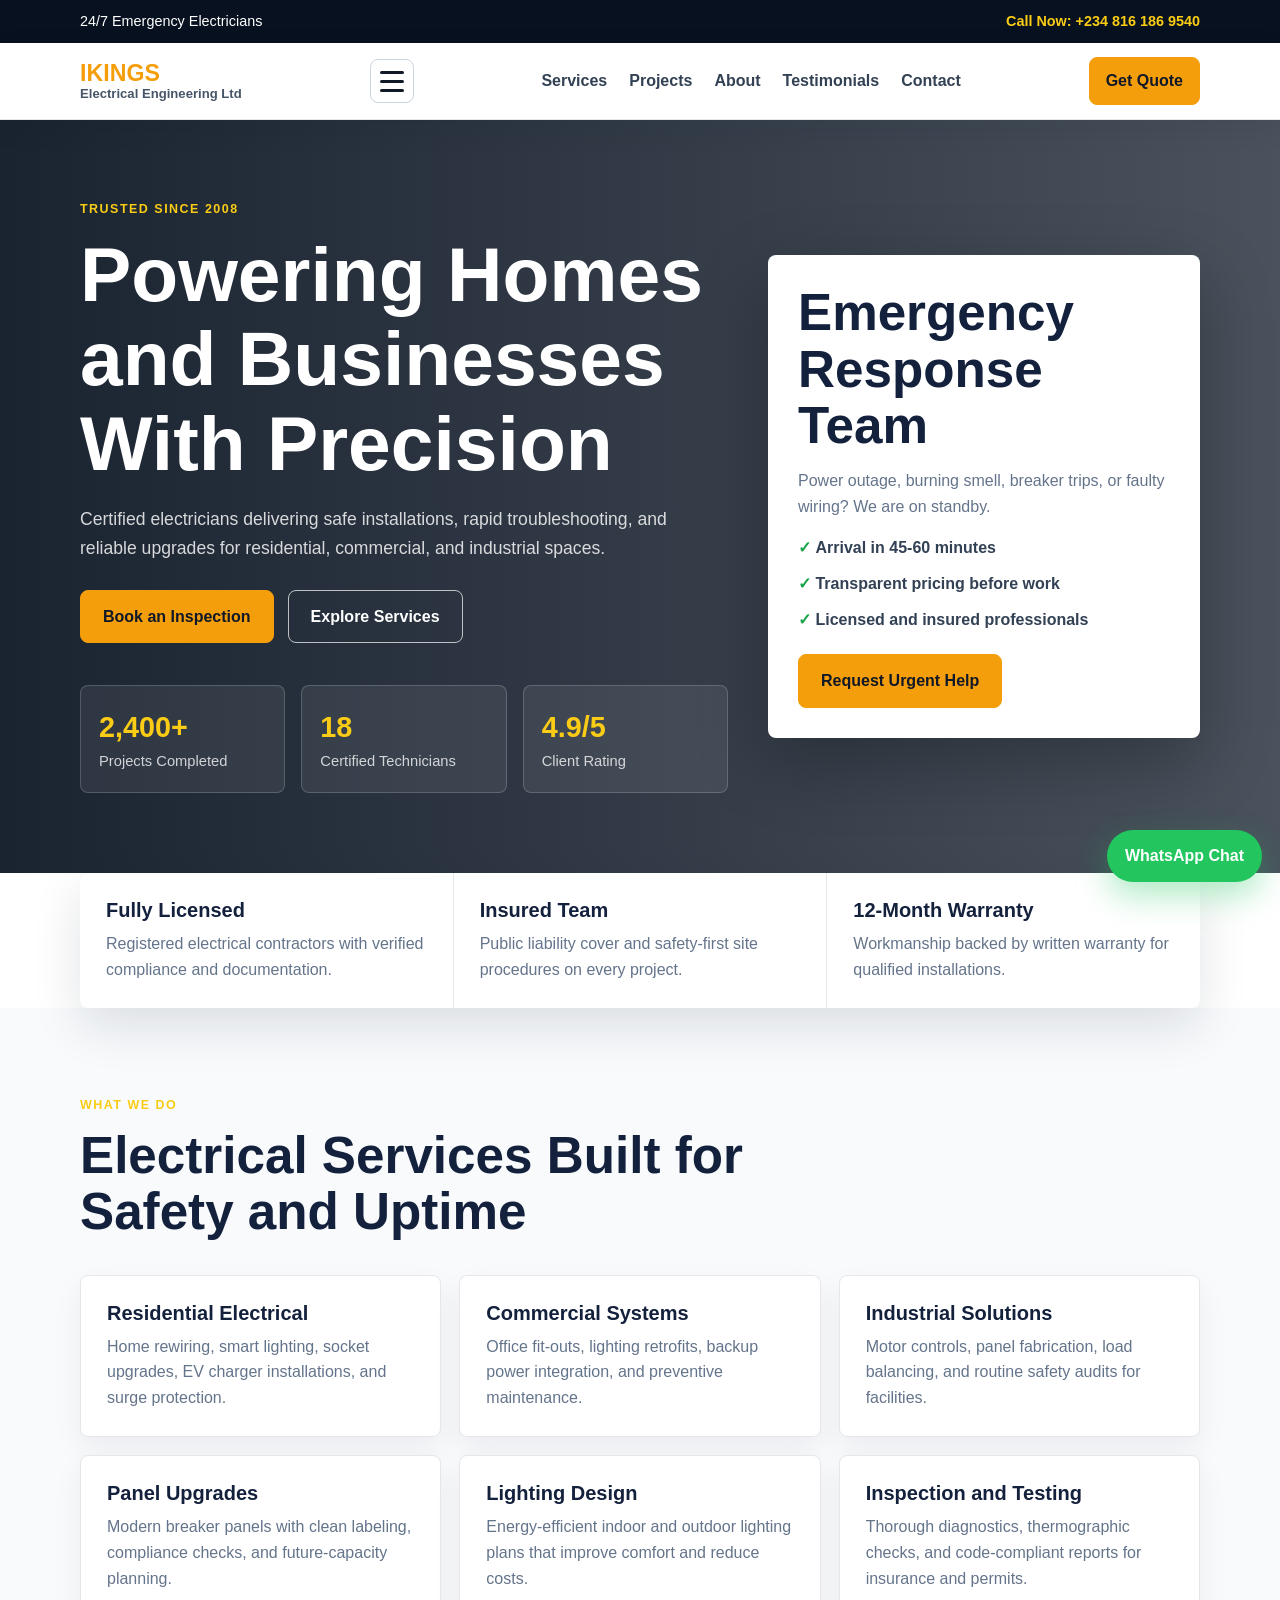
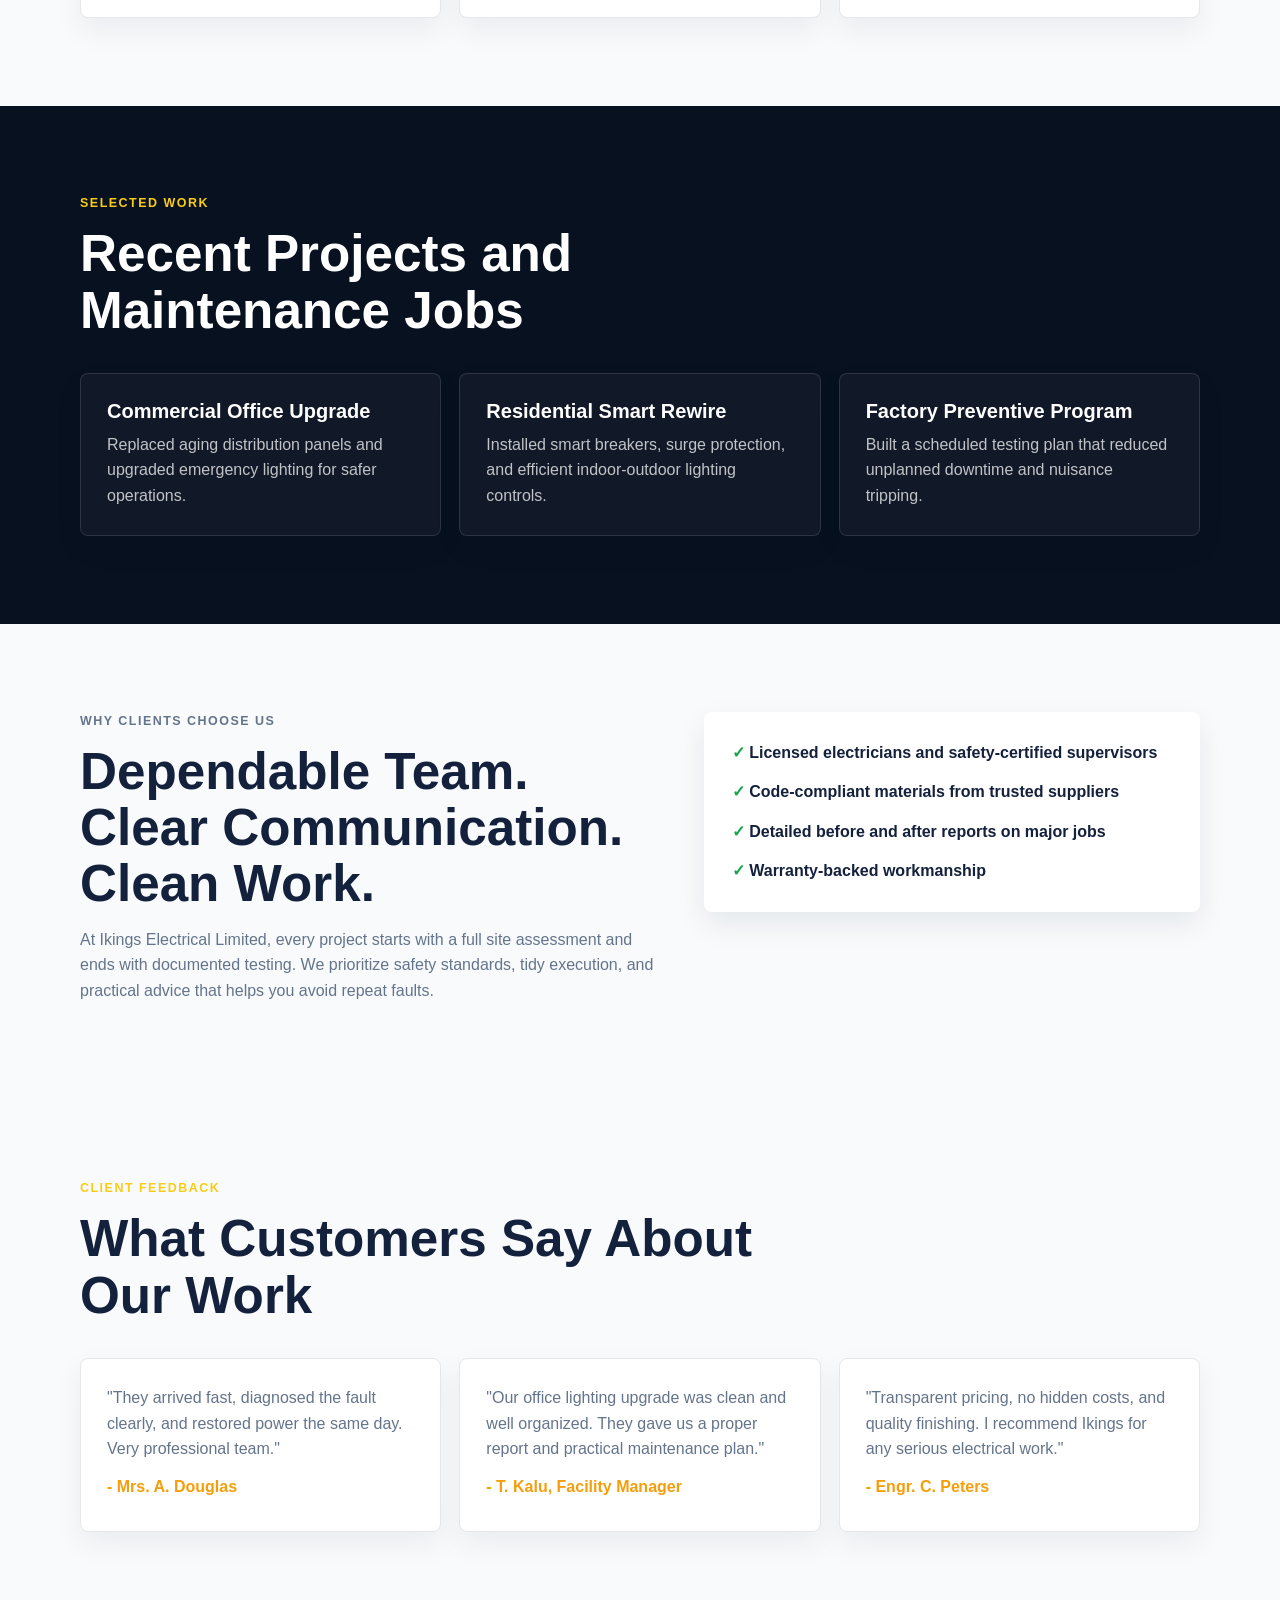
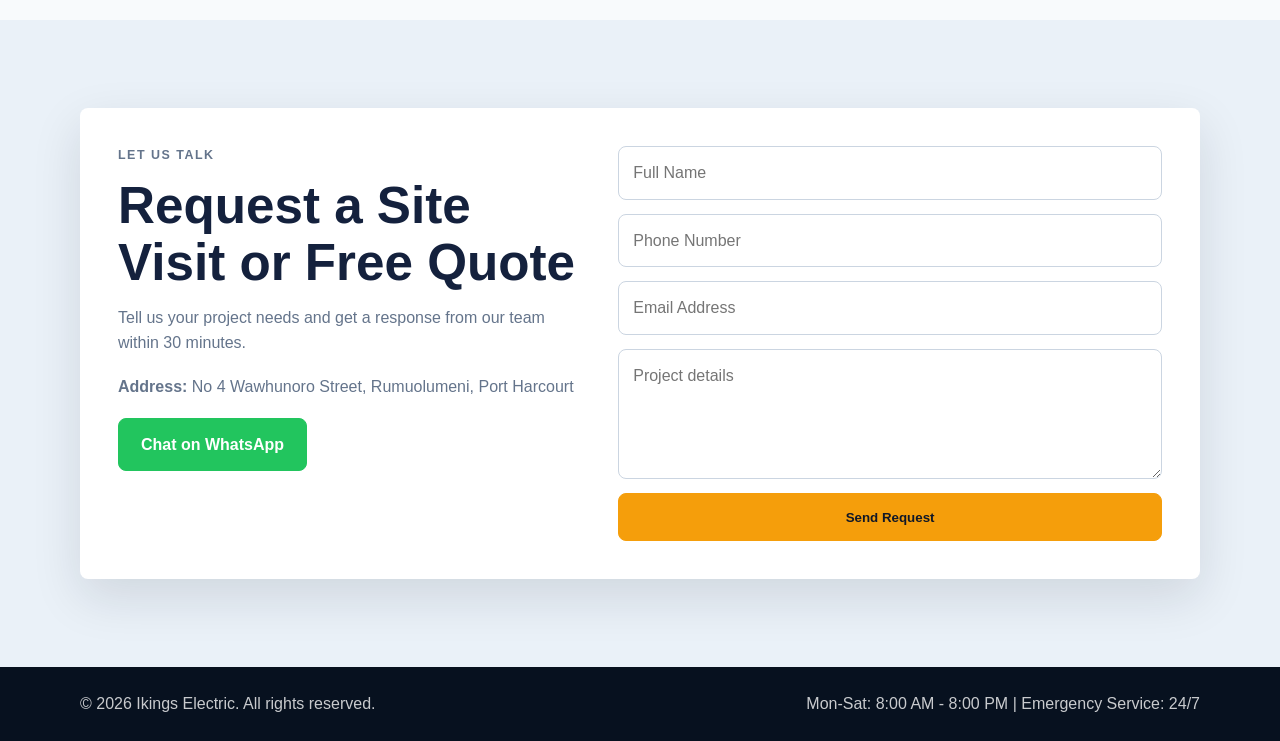
<file: index.html>
<!DOCTYPE html>
<html lang="en">
<head>
  <meta charset="UTF-8">
  <meta name="viewport" content="width=device-width, initial-scale=1.0">
  <title>IKINGS Electrical Engineering Ltd</title>
  <link rel="stylesheet" href="ikcompany.css">
</head>

  <body>
  <header class="topbar">
    <div class="container topbar-inner">
      <p>24/7 Emergency Electricians</p>
      <a href="tel:+2348161869540">Call Now: +234 816 186 9540</a>
    </div>
  </header>

  <nav class="navbar">
    <div class="container nav-inner">
      <a class="logo" href="#">
        <span class="logo-bolt">IKINGS</span>
        <span>Electrical Engineering Ltd</span>
      </a>

      <button class="menu-toggle" type="button" aria-label="Open menu" aria-expanded="false">
        <span></span>
        <span></span>
        <span></span>
      </button>

      <ul class="nav-links">
        <li><a href="#services">Services</a></li>
        <li><a href="#projects">Projects</a></li>
        <li><a href="#about">About</a></li>
        <li><a href="#testimonials">Testimonials</a></li>
        <li><a href="#contact">Contact</a></li>
      </ul>

      <a class="btn btn-small" href="#contact">Get Quote</a>
    </div>
  </nav>

  <main>
    <section class="hero">
      <div class="container hero-grid">
        <div class="hero-copy">
          <p class="eyebrow">Trusted Since 2008</p>
          <h1>Powering Homes and Businesses With Precision</h1>
          <p>
            Certified electricians delivering safe installations, rapid troubleshooting,
            and reliable upgrades for residential, commercial, and industrial spaces.
          </p>

          <div class="hero-actions">
            <a class="btn" href="#contact">Book an Inspection</a>
            <a class="btn btn-outline" href="#services">Explore Services</a>
          </div>

          <ul class="hero-stats">
            <li><strong>2,400+</strong><span>Projects Completed</span></li>
            <li><strong>18</strong><span>Certified Technicians</span></li>
            <li><strong>4.9/5</strong><span>Client Rating</span></li>
          </ul>
        </div>

        <aside class="hero-card">
          <h2>Emergency Response Team</h2>
          <p>Power outage, burning smell, breaker trips, or faulty wiring? We are on standby.</p>
          <ul>
            <li>Arrival in 45-60 minutes</li>
            <li>Transparent pricing before work</li>
            <li>Licensed and insured professionals</li>
          </ul>
          <a href="tel:+2348161869540" class="btn">Request Urgent Help</a>
        </aside>
      </div>
    </section>

    <section class="section trust-strip">
      <div class="container trust-grid">
        <article>
          <h3>Fully Licensed</h3>
          <p>Registered electrical contractors with verified compliance and documentation.</p>
        </article>
        <article>
          <h3>Insured Team</h3>
          <p>Public liability cover and safety-first site procedures on every project.</p>
        </article>
        <article>
          <h3>12-Month Warranty</h3>
          <p>Workmanship backed by written warranty for qualified installations.</p>
        </article>
      </div>
    </section>

    <section id="services" class="section">
      <div class="container">
        <div class="section-head">
          <p class="eyebrow">What We Do</p>
          <h2>Electrical Services Built for Safety and Uptime</h2>
        </div>

        <div class="cards">
          <article class="card">
            <h3>Residential Electrical</h3>
            <p>Home rewiring, smart lighting, socket upgrades, EV charger installations, and surge protection.</p>
          </article>
          <article class="card">
            <h3>Commercial Systems</h3>
            <p>Office fit-outs, lighting retrofits, backup power integration, and preventive maintenance.</p>
          </article>
          <article class="card">
            <h3>Industrial Solutions</h3>
            <p>Motor controls, panel fabrication, load balancing, and routine safety audits for facilities.</p>
          </article>
          <article class="card">
            <h3>Panel Upgrades</h3>
            <p>Modern breaker panels with clean labeling, compliance checks, and future-capacity planning.</p>
          </article>
          <article class="card">
            <h3>Lighting Design</h3>
            <p>Energy-efficient indoor and outdoor lighting plans that improve comfort and reduce costs.</p>
          </article>
          <article class="card">
            <h3>Inspection and Testing</h3>
            <p>Thorough diagnostics, thermographic checks, and code-compliant reports for insurance and permits.</p>
          </article>
        </div>
      </div>
    </section>

    <section id="projects" class="section section-dark">
      <div class="container">
        <div class="section-head">
          <p class="eyebrow">Selected Work</p>
          <h2>Recent Projects and Maintenance Jobs</h2>
        </div>

        <div class="project-grid">
          <article>
            <h3>Commercial Office Upgrade</h3>
            <p>Replaced aging distribution panels and upgraded emergency lighting for safer operations.</p>
          </article>
          <article>
            <h3>Residential Smart Rewire</h3>
            <p>Installed smart breakers, surge protection, and efficient indoor-outdoor lighting controls.</p>
          </article>
          <article>
            <h3>Factory Preventive Program</h3>
            <p>Built a scheduled testing plan that reduced unplanned downtime and nuisance tripping.</p>
          </article>
        </div>
      </div>
    </section>

    <section id="about" class="section about">
      <div class="container about-grid">
        <div>
          <p class="eyebrow">Why Clients Choose Us</p>
          <h2>Dependable Team. Clear Communication. Clean Work.</h2>
          <p>
            At Ikings Electrical Limited, every project starts with a full site assessment and ends with
            documented testing. We prioritize safety standards, tidy execution, and practical advice
            that helps you avoid repeat faults.
          </p>
        </div>

        <ul class="checklist">
          <li>Licensed electricians and safety-certified supervisors</li>
          <li>Code-compliant materials from trusted suppliers</li>
          <li>Detailed before and after reports on major jobs</li>
          <li>Warranty-backed workmanship</li>
        </ul>
      </div>
    </section>

    <section id="testimonials" class="section testimonials">
      <div class="container">
        <div class="section-head">
          <p class="eyebrow">Client Feedback</p>
          <h2>What Customers Say About Our Work</h2>
        </div>

        <div class="testimonial-grid">
          <article>
            <p>
              "They arrived fast, diagnosed the fault clearly, and restored power the same day.
              Very professional team."
            </p>
            <h3>- Mrs. A. Douglas</h3>
          </article>
          <article>
            <p>
              "Our office lighting upgrade was clean and well organized. They gave us a proper
              report and practical maintenance plan."
            </p>
            <h3>- T. Kalu, Facility Manager</h3>
          </article>
          <article>
            <p>
              "Transparent pricing, no hidden costs, and quality finishing. I recommend Ikings
              for any serious electrical work."
            </p>
            <h3>- Engr. C. Peters</h3>
          </article>
        </div>
      </div>
    </section>

    <section id="contact" class="section contact">
      <div class="container contact-box">
        <div>
          <p class="eyebrow">Let us Talk</p>
          <h2>Request a Site Visit or Free Quote</h2>
          <p>Tell us your project needs and get a response from our team within 30 minutes.</p>
          <p class="single-address">
            <strong>Address:</strong> No 4 Wawhunoro Street, Rumuolumeni, Port Harcourt
          </p>
          <a
            class="btn whatsapp-inline"
            href="https://wa.me/2348161869540?text=Hello%20Ikings%20Electrical,%20I%20need%20electrical%20service."
            target="_blank"
            rel="noopener noreferrer"
          >
            Chat on WhatsApp
          </a>
        </div>

        <form class="contact-form" action="#" method="post">
          <input type="text" name="name" placeholder="Full Name" required />
          <input type="tel" name="phone" placeholder="Phone Number" required />
          <input type="email" name="email" placeholder="Email Address" required />
          <textarea name="message" rows="4" placeholder="Project details"></textarea>
          <button class="btn" type="submit">Send Request</button>
        </form>
      </div>
    </section>
  </main>

  <footer class="footer">
    <div class="container footer-inner">
      <p>© 2026 Ikings Electric. All rights reserved.</p>
      <p>Mon-Sat: 8:00 AM - 8:00 PM | Emergency Service: 24/7</p>
    </div>
  </footer>

  <a
    class="whatsapp-float"
    href="https://wa.me/2348161869540?text=Hello%20Ikings%20Electrical%20Engineering%20Ltd,%20I%20need%20electrical%20service."
    target="_blank"
    rel="noopener noreferrer"
    aria-label="Chat with us on WhatsApp"
  >
    WhatsApp Chat
  </a>

  <script>
  const navbar = document.querySelector(".navbar");
  const menuToggle = document.querySelector(".menu-toggle");
  const navLinks = document.querySelectorAll(".nav-links a");

  menuToggle.addEventListener("click", () => {
    const isOpen = navbar.classList.toggle("nav-open");
    menuToggle.setAttribute("aria-expanded", String(isOpen));
  });

  navLinks.forEach((link) => {
    link.addEventListener("click", () => {
      navbar.classList.remove("nav-open");
      menuToggle.setAttribute("aria-expanded", "false");
    });
  });
</script>
</body>

</html>
</file>
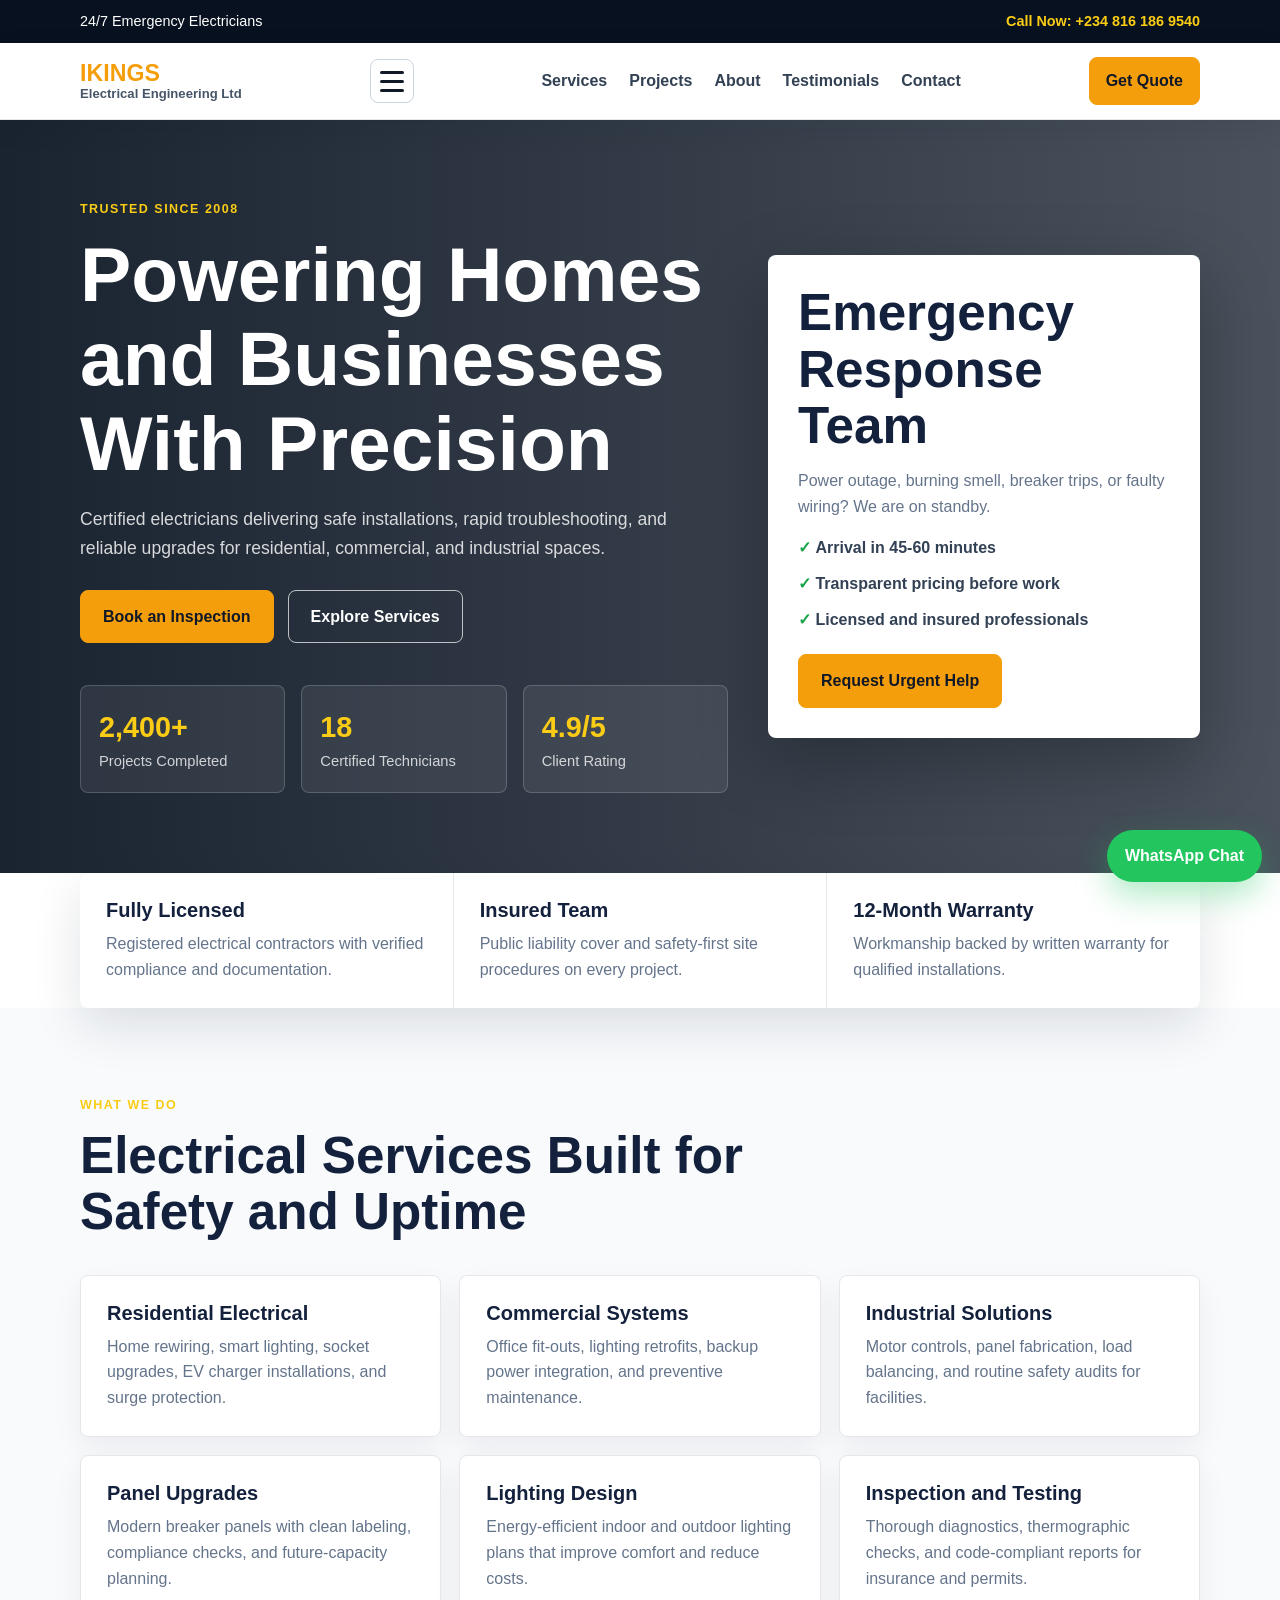
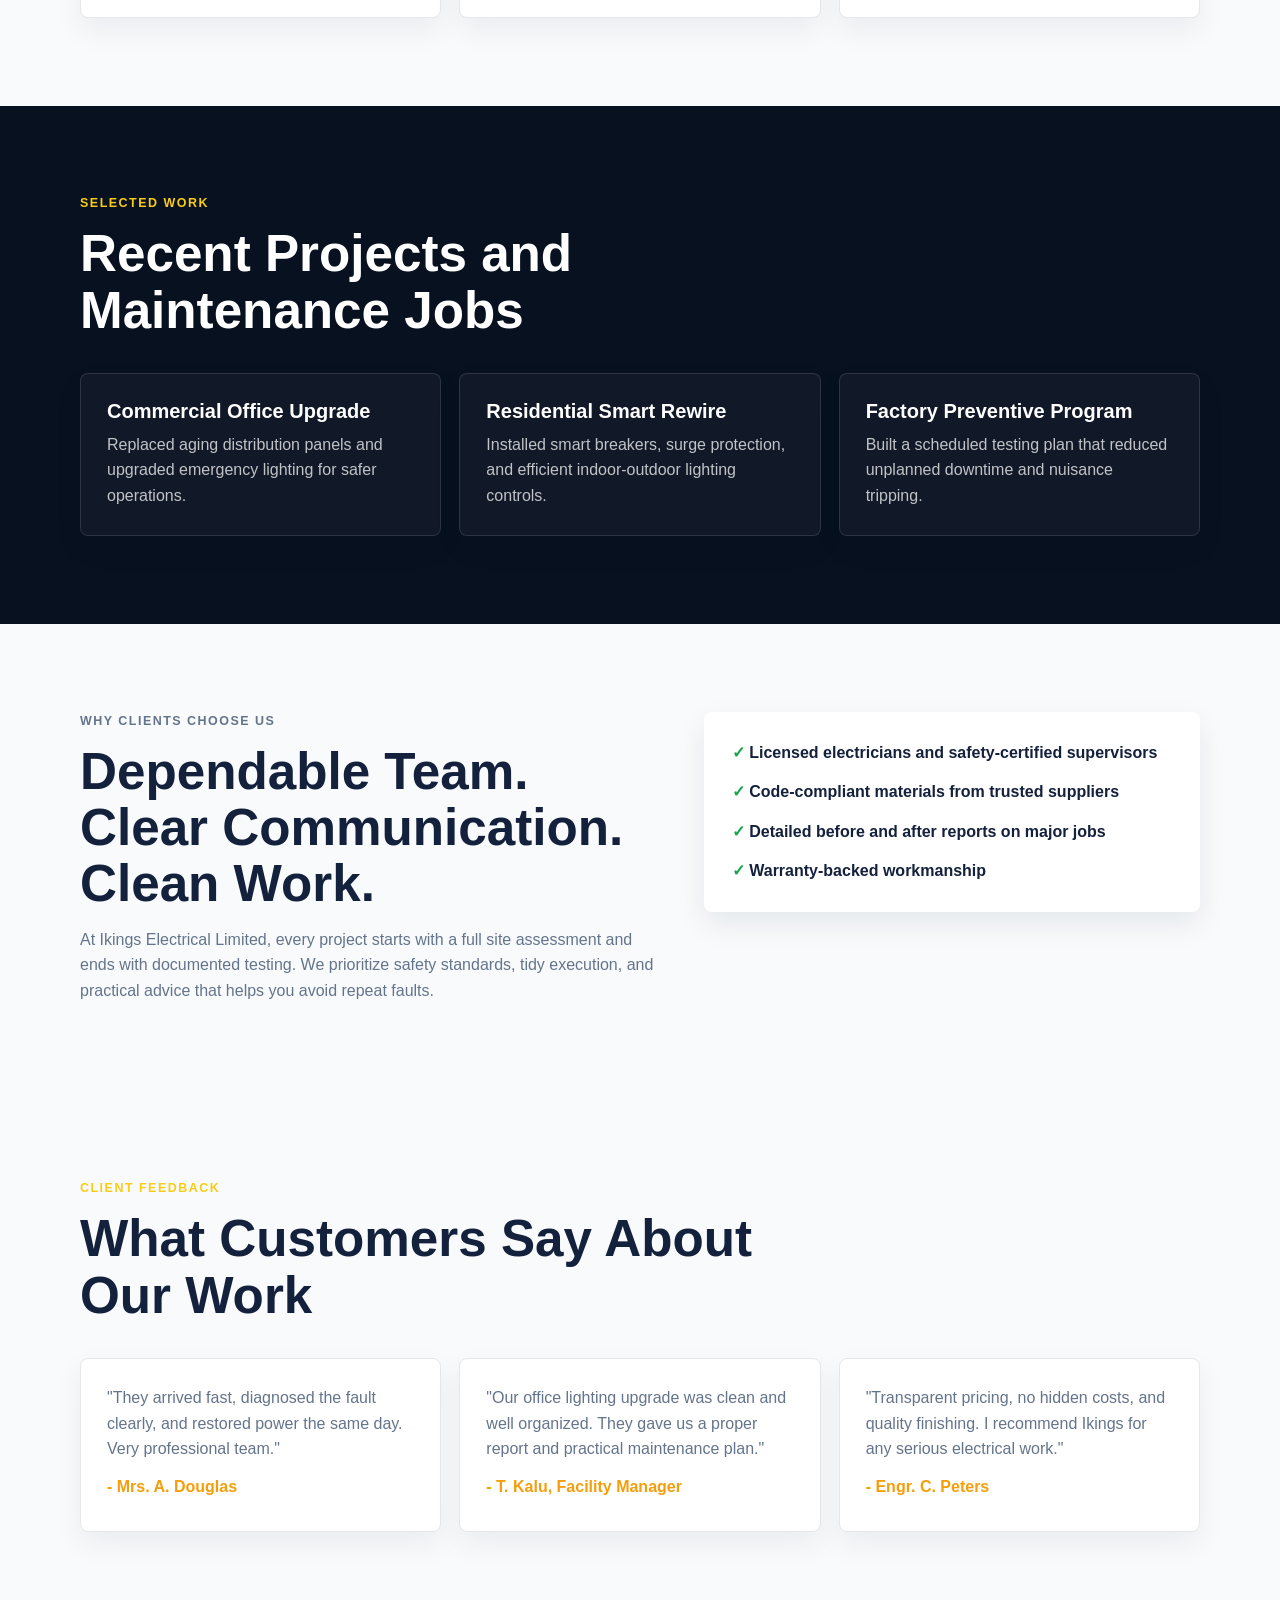
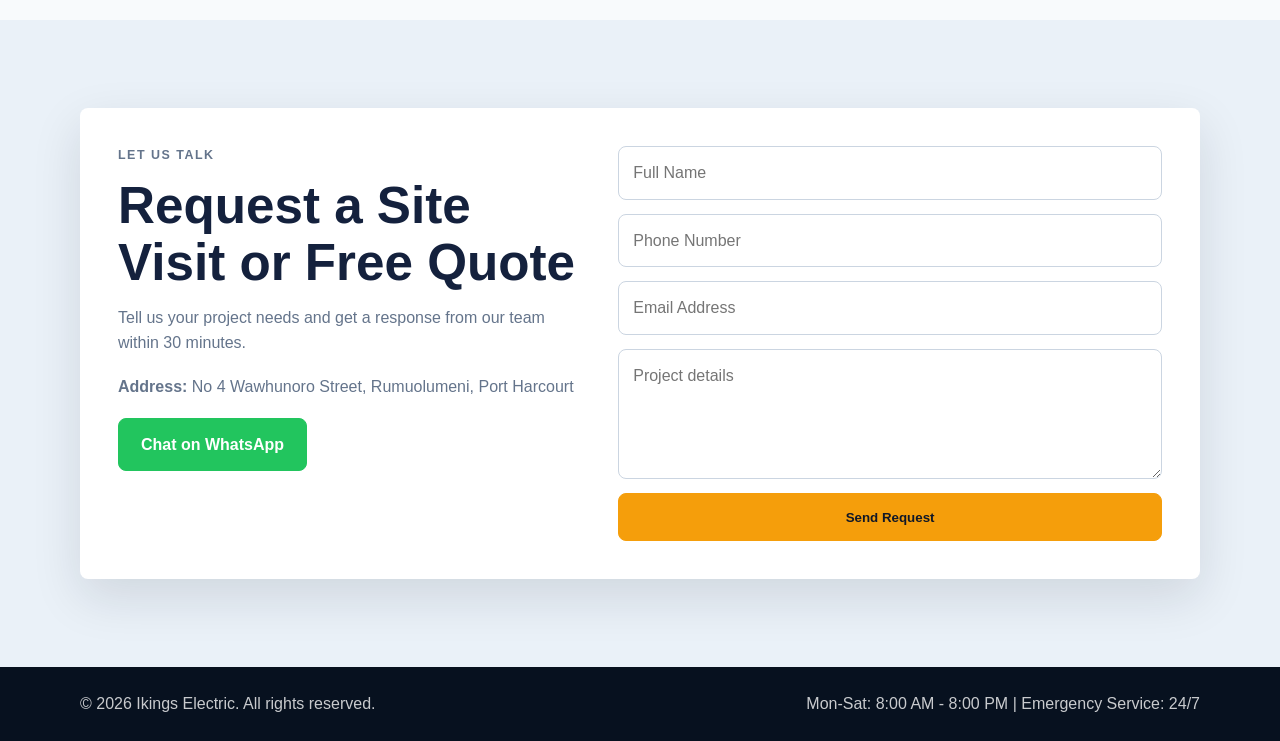
<file: ikcompany.html>
<!DOCTYPE html>
<html lang="en">
<head>
  <meta charset="UTF-8">
  <meta name="viewport" content="width=device-width, initial-scale=1.0">
  <title>IKINGS Electrical Engineering Ltd</title>
  <link rel="stylesheet" href="ikcompany.css">
</head>

  <body>
  <header class="topbar">
    <div class="container topbar-inner">
      <p>24/7 Emergency Electricians</p>
      <a href="tel:+2348161869540">Call Now: +234 816 186 9540</a>
    </div>
  </header>

  <nav class="navbar">
    <div class="container nav-inner">
      <a class="logo" href="#">
        <span class="logo-bolt">IKINGS</span>
        <span>Electrical Engineering Ltd</span>
      </a>

      <button class="menu-toggle" type="button" aria-label="Open menu" aria-expanded="false">
        <span></span>
        <span></span>
        <span></span>
      </button>

      <ul class="nav-links">
        <li><a href="#services">Services</a></li>
        <li><a href="#projects">Projects</a></li>
        <li><a href="#about">About</a></li>
        <li><a href="#testimonials">Testimonials</a></li>
        <li><a href="#contact">Contact</a></li>
      </ul>

      <a class="btn btn-small" href="#contact">Get Quote</a>
    </div>
  </nav>

  <main>
    <section class="hero">
      <div class="container hero-grid">
        <div class="hero-copy">
          <p class="eyebrow">Trusted Since 2008</p>
          <h1>Powering Homes and Businesses With Precision</h1>
          <p>
            Certified electricians delivering safe installations, rapid troubleshooting,
            and reliable upgrades for residential, commercial, and industrial spaces.
          </p>

          <div class="hero-actions">
            <a class="btn" href="#contact">Book an Inspection</a>
            <a class="btn btn-outline" href="#services">Explore Services</a>
          </div>

          <ul class="hero-stats">
            <li><strong>2,400+</strong><span>Projects Completed</span></li>
            <li><strong>18</strong><span>Certified Technicians</span></li>
            <li><strong>4.9/5</strong><span>Client Rating</span></li>
          </ul>
        </div>

        <aside class="hero-card">
          <h2>Emergency Response Team</h2>
          <p>Power outage, burning smell, breaker trips, or faulty wiring? We are on standby.</p>
          <ul>
            <li>Arrival in 45-60 minutes</li>
            <li>Transparent pricing before work</li>
            <li>Licensed and insured professionals</li>
          </ul>
          <a href="tel:+2348161869540" class="btn">Request Urgent Help</a>
        </aside>
      </div>
    </section>

    <section class="section trust-strip">
      <div class="container trust-grid">
        <article>
          <h3>Fully Licensed</h3>
          <p>Registered electrical contractors with verified compliance and documentation.</p>
        </article>
        <article>
          <h3>Insured Team</h3>
          <p>Public liability cover and safety-first site procedures on every project.</p>
        </article>
        <article>
          <h3>12-Month Warranty</h3>
          <p>Workmanship backed by written warranty for qualified installations.</p>
        </article>
      </div>
    </section>

    <section id="services" class="section">
      <div class="container">
        <div class="section-head">
          <p class="eyebrow">What We Do</p>
          <h2>Electrical Services Built for Safety and Uptime</h2>
        </div>

        <div class="cards">
          <article class="card">
            <h3>Residential Electrical</h3>
            <p>Home rewiring, smart lighting, socket upgrades, EV charger installations, and surge protection.</p>
          </article>
          <article class="card">
            <h3>Commercial Systems</h3>
            <p>Office fit-outs, lighting retrofits, backup power integration, and preventive maintenance.</p>
          </article>
          <article class="card">
            <h3>Industrial Solutions</h3>
            <p>Motor controls, panel fabrication, load balancing, and routine safety audits for facilities.</p>
          </article>
          <article class="card">
            <h3>Panel Upgrades</h3>
            <p>Modern breaker panels with clean labeling, compliance checks, and future-capacity planning.</p>
          </article>
          <article class="card">
            <h3>Lighting Design</h3>
            <p>Energy-efficient indoor and outdoor lighting plans that improve comfort and reduce costs.</p>
          </article>
          <article class="card">
            <h3>Inspection and Testing</h3>
            <p>Thorough diagnostics, thermographic checks, and code-compliant reports for insurance and permits.</p>
          </article>
        </div>
      </div>
    </section>

    <section id="projects" class="section section-dark">
      <div class="container">
        <div class="section-head">
          <p class="eyebrow">Selected Work</p>
          <h2>Recent Projects and Maintenance Jobs</h2>
        </div>

        <div class="project-grid">
          <article>
            <h3>Commercial Office Upgrade</h3>
            <p>Replaced aging distribution panels and upgraded emergency lighting for safer operations.</p>
          </article>
          <article>
            <h3>Residential Smart Rewire</h3>
            <p>Installed smart breakers, surge protection, and efficient indoor-outdoor lighting controls.</p>
          </article>
          <article>
            <h3>Factory Preventive Program</h3>
            <p>Built a scheduled testing plan that reduced unplanned downtime and nuisance tripping.</p>
          </article>
        </div>
      </div>
    </section>

    <section id="about" class="section about">
      <div class="container about-grid">
        <div>
          <p class="eyebrow">Why Clients Choose Us</p>
          <h2>Dependable Team. Clear Communication. Clean Work.</h2>
          <p>
            At Ikings Electrical Limited, every project starts with a full site assessment and ends with
            documented testing. We prioritize safety standards, tidy execution, and practical advice
            that helps you avoid repeat faults.
          </p>
        </div>

        <ul class="checklist">
          <li>Licensed electricians and safety-certified supervisors</li>
          <li>Code-compliant materials from trusted suppliers</li>
          <li>Detailed before and after reports on major jobs</li>
          <li>Warranty-backed workmanship</li>
        </ul>
      </div>
    </section>

    <section id="testimonials" class="section testimonials">
      <div class="container">
        <div class="section-head">
          <p class="eyebrow">Client Feedback</p>
          <h2>What Customers Say About Our Work</h2>
        </div>

        <div class="testimonial-grid">
          <article>
            <p>
              "They arrived fast, diagnosed the fault clearly, and restored power the same day.
              Very professional team."
            </p>
            <h3>- Mrs. A. Douglas</h3>
          </article>
          <article>
            <p>
              "Our office lighting upgrade was clean and well organized. They gave us a proper
              report and practical maintenance plan."
            </p>
            <h3>- T. Kalu, Facility Manager</h3>
          </article>
          <article>
            <p>
              "Transparent pricing, no hidden costs, and quality finishing. I recommend Ikings
              for any serious electrical work."
            </p>
            <h3>- Engr. C. Peters</h3>
          </article>
        </div>
      </div>
    </section>

    <section id="contact" class="section contact">
      <div class="container contact-box">
        <div>
          <p class="eyebrow">Let us Talk</p>
          <h2>Request a Site Visit or Free Quote</h2>
          <p>Tell us your project needs and get a response from our team within 30 minutes.</p>
          <p class="single-address">
            <strong>Address:</strong> No 4 Wawhunoro Street, Rumuolumeni, Port Harcourt
          </p>
          <a
            class="btn whatsapp-inline"
            href="https://wa.me/2348161869540?text=Hello%20Ikings%20Electrical,%20I%20need%20electrical%20service."
            target="_blank"
            rel="noopener noreferrer"
          >
            Chat on WhatsApp
          </a>
        </div>

        <form class="contact-form" action="#" method="post">
          <input type="text" name="name" placeholder="Full Name" required />
          <input type="tel" name="phone" placeholder="Phone Number" required />
          <input type="email" name="email" placeholder="Email Address" required />
          <textarea name="message" rows="4" placeholder="Project details"></textarea>
          <button class="btn" type="submit">Send Request</button>
        </form>
      </div>
    </section>
  </main>

  <footer class="footer">
    <div class="container footer-inner">
      <p>© 2026 Ikings Electric. All rights reserved.</p>
      <p>Mon-Sat: 8:00 AM - 8:00 PM | Emergency Service: 24/7</p>
    </div>
  </footer>

  <a
    class="whatsapp-float"
    href="https://wa.me/2348161869540?text=Hello%20Ikings%20Electrical%20Engineering%20Ltd,%20I%20need%20electrical%20service."
    target="_blank"
    rel="noopener noreferrer"
    aria-label="Chat with us on WhatsApp"
  >
    WhatsApp Chat
  </a>

  <script>
  const navbar = document.querySelector(".navbar");
  const menuToggle = document.querySelector(".menu-toggle");
  const navLinks = document.querySelectorAll(".nav-links a");

  menuToggle.addEventListener("click", () => {
    const isOpen = navbar.classList.toggle("nav-open");
    menuToggle.setAttribute("aria-expanded", String(isOpen));
  });

  navLinks.forEach((link) => {
    link.addEventListener("click", () => {
      navbar.classList.remove("nav-open");
      menuToggle.setAttribute("aria-expanded", "false");
    });
  });
</script>
</body>

</html>
</file>
<file: ikcompany.css>
* {
      box-sizing: border-box;
      margin: 0;
      padding: 0;
    }

    html {
      scroll-behavior: smooth;
    }

    body {
      font-family: "Manrope", sans-serif;
      color: #14213d;
      background: #f8fafc;
      line-height: 1.6;
    }

    a {
      color: inherit;
      text-decoration: none;
    }

    ul {
      list-style: none;
    }

    .container {
      width: min(1120px, calc(100% - 32px));
      margin: 0 auto;
    }

    .topbar {
      background: #07111f;
      color: #ffffff;
      font-size: 0.9rem;
    }

    .topbar-inner {
      display: flex;
      justify-content: space-between;
      gap: 16px;
      padding: 10px 0;
    }

    .topbar a {
      color: #facc15;
      font-weight: 800;
    }

    .navbar {
      position: sticky;
      top: 0;
      z-index: 100;
      background: #ffffff;
      border-bottom: 1px solid #e5e7eb;
      box-shadow: 0 8px 28px rgba(15, 23, 42, 0.08);
    }

    .nav-inner {
      display: flex;
      align-items: center;
      justify-content: space-between;
      gap: 24px;
      min-height: 76px;
      position: relative;
    }

    .logo {
      display: flex;
      flex-direction: column;
      line-height: 1.1;
      font-weight: 800;
    }

    .logo-bolt {
      color: #f59e0b;
      font-family: "Space Grotesk", sans-serif;
      font-size: 1.45rem;
    }

    .logo span:last-child {
      font-size: 0.82rem;
      color: #475569;
    }

    .nav-links {
      display: flex;
      align-items: center;
      gap: 22px;
      font-weight: 700;
      color: #334155;
    }

    .nav-links a:hover {
      color: #f59e0b;
    }

    .btn {
      display: inline-flex;
      align-items: center;
      justify-content: center;
      min-height: 48px;
      padding: 13px 22px;
      border-radius: 8px;
      border: 1px solid #f59e0b;
      background: #f59e0b;
      color: #111827;
      font-weight: 800;
      cursor: pointer;
    }

    .btn:hover {
      background: #d97706;
      border-color: #d97706;
    }

    .btn-small {
      min-height: 42px;
      padding: 10px 16px;
    }

    .btn-outline {
      color: #ffffff;
      background: transparent;
      border-color: rgba(255, 255, 255, 0.7);
    }

    .btn-outline:hover {
      color: #111827;
      background: #ffffff;
      border-color: #ffffff;
    }

    .menu-toggle {
  display: flex;
  flex-direction: column;
  justify-content: center;
  align-items: center;
  width: 44px;
  height: 44px;
  border: 1px solid #cbd5e1;
  border-radius: 8px;
  background: #ffffff;
  cursor: pointer;
}

    .menu-toggle span {
  display: block;
  width: 24px;
  height: 3px;
  margin: 3px 0;
  background: #111827;
  border-radius: 999px;
}

    

    .navbar.nav-open .menu-toggle span:nth-child(1) {
      transform: translateY(7px) rotate(45deg);
    }

    .navbar.nav-open .menu-toggle span:nth-child(2) {
      opacity: 0;
    }

    .navbar.nav-open .menu-toggle span:nth-child(3) {
      transform: translateY(-7px) rotate(-45deg);
    }

    .hero {
      position: relative;
      color: #ffffff;
      background:
        linear-gradient(90deg, rgba(7, 17, 31, 0.92), rgba(7, 17, 31, 0.72)),
        url("https://images.unsplash.com/photo-1621905251189-08b45d6a269e?auto=format&fit=crop&w=1600&q=80") center / cover;
    }

    .hero-grid {
      position: relative;
      z-index: 1;
      display: grid;
      grid-template-columns: 1.2fr 0.8fr;
      gap: 40px;
      align-items: center;
      min-height: 680px;
      padding: 80px 0;
    }

    .eyebrow {
      margin-bottom: 12px;
      color: #facc15;
      text-transform: uppercase;
      letter-spacing: 0.12em;
      font-size: 0.78rem;
      font-weight: 800;
    }

    h1,
    h2,
    h3 {
      font-family: "Space Grotesk", sans-serif;
      line-height: 1.1;
    }

    h1 {
      max-width: 760px;
      margin-bottom: 20px;
      font-size: clamp(2.8rem, 6vw, 5.9rem);
    }

    h2 {
      margin-bottom: 14px;
      font-size: clamp(2rem, 4vw, 3.4rem);
    }

    h3 {
      margin-bottom: 10px;
      font-size: 1.25rem;
    }

    .hero-copy > p:not(.eyebrow) {
      max-width: 680px;
      color: rgba(255, 255, 255, 0.82);
      font-size: 1.1rem;
    }

    .hero-actions {
      display: flex;
      flex-wrap: wrap;
      gap: 14px;
      margin-top: 28px;
    }

    .hero-stats {
      display: grid;
      grid-template-columns: repeat(3, 1fr);
      gap: 16px;
      margin-top: 42px;
      max-width: 680px;
    }

    .hero-stats li {
      padding: 18px;
      border: 1px solid rgba(255, 255, 255, 0.18);
      border-radius: 8px;
      background: rgba(255, 255, 255, 0.08);
    }

    .hero-stats strong,
    .hero-stats span {
      display: block;
    }

    .hero-stats strong {
      font-size: 1.8rem;
      color: #facc15;
    }

    .hero-stats span {
      color: rgba(255, 255, 255, 0.78);
      font-size: 0.92rem;
    }

    .hero-card {
      padding: 30px;
      border-radius: 8px;
      background: #ffffff;
      color: #14213d;
      box-shadow: 0 24px 70px rgba(0, 0, 0, 0.28);
    }

    .hero-card p {
      color: #64748b;
      margin-bottom: 16px;
    }

    .hero-card ul {
      display: grid;
      gap: 10px;
      margin-bottom: 22px;
      color: #334155;
      font-weight: 700;
    }

    .hero-card li::before {
      content: "✓ ";
      color: #16a34a;
      font-weight: 800;
    }

    .section {
      padding: 88px 0;
    }

    .section-head {
      max-width: 760px;
      margin-bottom: 34px;
    }

    .trust-strip {
      padding: 0;
      background: #ffffff;
    }

    .trust-grid {
      display: grid;
      grid-template-columns: repeat(3, 1fr);
      gap: 1px;
      background: #e5e7eb;
      border-radius: 8px;
      overflow: hidden;
      box-shadow: 0 18px 50px rgba(15, 23, 42, 0.12);
    }

    .trust-grid article {
      padding: 26px;
      background: #ffffff;
    }

    .trust-grid p,
    .card p,
    .project-grid p,
    .about p,
    .testimonial-grid p,
    .contact p {
      color: #64748b;
    }

    .cards {
      display: grid;
      grid-template-columns: repeat(3, 1fr);
      gap: 18px;
    }

    .card,
    .project-grid article,
    .testimonial-grid article {
      padding: 26px;
      border: 1px solid #e5e7eb;
      border-radius: 8px;
      background: #ffffff;
      box-shadow: 0 12px 30px rgba(15, 23, 42, 0.06);
    }

    .section-dark {
      color: #ffffff;
      background: #07111f;
    }

    .section-dark .project-grid p {
      color: rgba(255, 255, 255, 0.74);
    }

    .project-grid {
      display: grid;
      grid-template-columns: repeat(3, 1fr);
      gap: 18px;
    }

    .project-grid article {
      background: #111827;
      border-color: rgba(255, 255, 255, 0.12);
    }

    .about-grid {
      display: grid;
      grid-template-columns: 1fr 0.85fr;
      gap: 40px;
      align-items: start;
    }

    .checklist {
      display: grid;
      gap: 14px;
      padding: 28px;
      border-radius: 8px;
      background: #ffffff;
      box-shadow: 0 12px 30px rgba(15, 23, 42, 0.08);
      font-weight: 700;
    }

    .checklist li::before {
      content: "✓ ";
      color: #16a34a;
      font-weight: 800;
    }

    .testimonial-grid {
      display: grid;
      grid-template-columns: repeat(3, 1fr);
      gap: 18px;
    }

    .testimonial-grid h3 {
      margin-top: 16px;
      color: #f59e0b;
      font-size: 1rem;
    }

    .contact {
      background: #eaf1f8;
    }

    .contact-box {
      display: grid;
      grid-template-columns: 0.85fr 1fr;
      gap: 38px;
      align-items: start;
      padding: 38px;
      border-radius: 8px;
      background: #ffffff;
      box-shadow: 0 18px 50px rgba(15, 23, 42, 0.12);
    }

    .single-address {
      margin: 18px 0;
    }

    .whatsapp-inline {
      background: #22c55e;
      border-color: #22c55e;
      color: #ffffff;
    }

    .contact-form {
      display: grid;
      gap: 14px;
    }

    input,
    textarea {
      width: 100%;
      min-height: 48px;
      padding: 13px 14px;
      border: 1px solid #cbd5e1;
      border-radius: 8px;
      font: inherit;
    }

    textarea {
      resize: vertical;
    }

    .footer {
      padding: 24px 0;
      color: rgba(255, 255, 255, 0.78);
      background: #07111f;
    }

    .footer-inner {
      display: flex;
      justify-content: space-between;
      gap: 16px;
      flex-wrap: wrap;
    }

    .whatsapp-float {
      position: fixed;
      right: 18px;
      bottom: 18px;
      z-index: 90;
      padding: 13px 18px;
      border-radius: 999px;
      color: #ffffff;
      background: #22c55e;
      font-weight: 800;
      box-shadow: 0 14px 32px rgba(34, 197, 94, 0.35);
    }

    @media (max-width: 900px) {
      .menu-toggle {
        display: block;
      }

      .nav-inner {
        min-height: 70px;
      }

      .nav-links,
      .nav-inner > .btn-small {
        display: none;
      }

      .navbar.nav-open .nav-links {
        position: absolute;
        top: 100%;
        left: 0;
        right: 0;
        display: flex;
        flex-direction: column;
        align-items: stretch;
        gap: 0;
        padding: 12px;
        border-top: 1px solid #e5e7eb;
        background: #ffffff;
        box-shadow: 0 18px 38px rgba(15, 23, 42, 0.12);
      }

      .navbar.nav-open .nav-links a {
        padding: 14px 12px;
        border-radius: 8px;
      }

      .navbar.nav-open .nav-links a:hover {
        background: #f1f5f9;
      }

      .hero-grid,
      .about-grid,
      .contact-box {
        grid-template-columns: 1fr;
      }

      .hero-grid {
        min-height: auto;
        padding: 70px 0;
      }

      .hero-card {
        max-width: 560px;
      }

      .cards,
      .project-grid,
      .testimonial-grid {
        grid-template-columns: repeat(2, 1fr);
      }

      .trust-grid {
        grid-template-columns: 1fr;
      }
    }

    @media (max-width: 640px) {
      .topbar-inner {
        display: grid;
        gap: 4px;
        text-align: center;
      }

      .logo span:last-child {
        max-width: 190px;
        white-space: nowrap;
        overflow: hidden;
        text-overflow: ellipsis;
      }

      .hero-actions,
      .btn {
        width: 100%;
      }

      .hero-stats,
      .cards,
      .project-grid,
      .testimonial-grid {
        grid-template-columns: 1fr;
      }

      .contact-box {
        padding: 24px;
      }

      .whatsapp-float {
        left: 18px;
        right: 18px;
        text-align: center;
      }
    }
</file>
